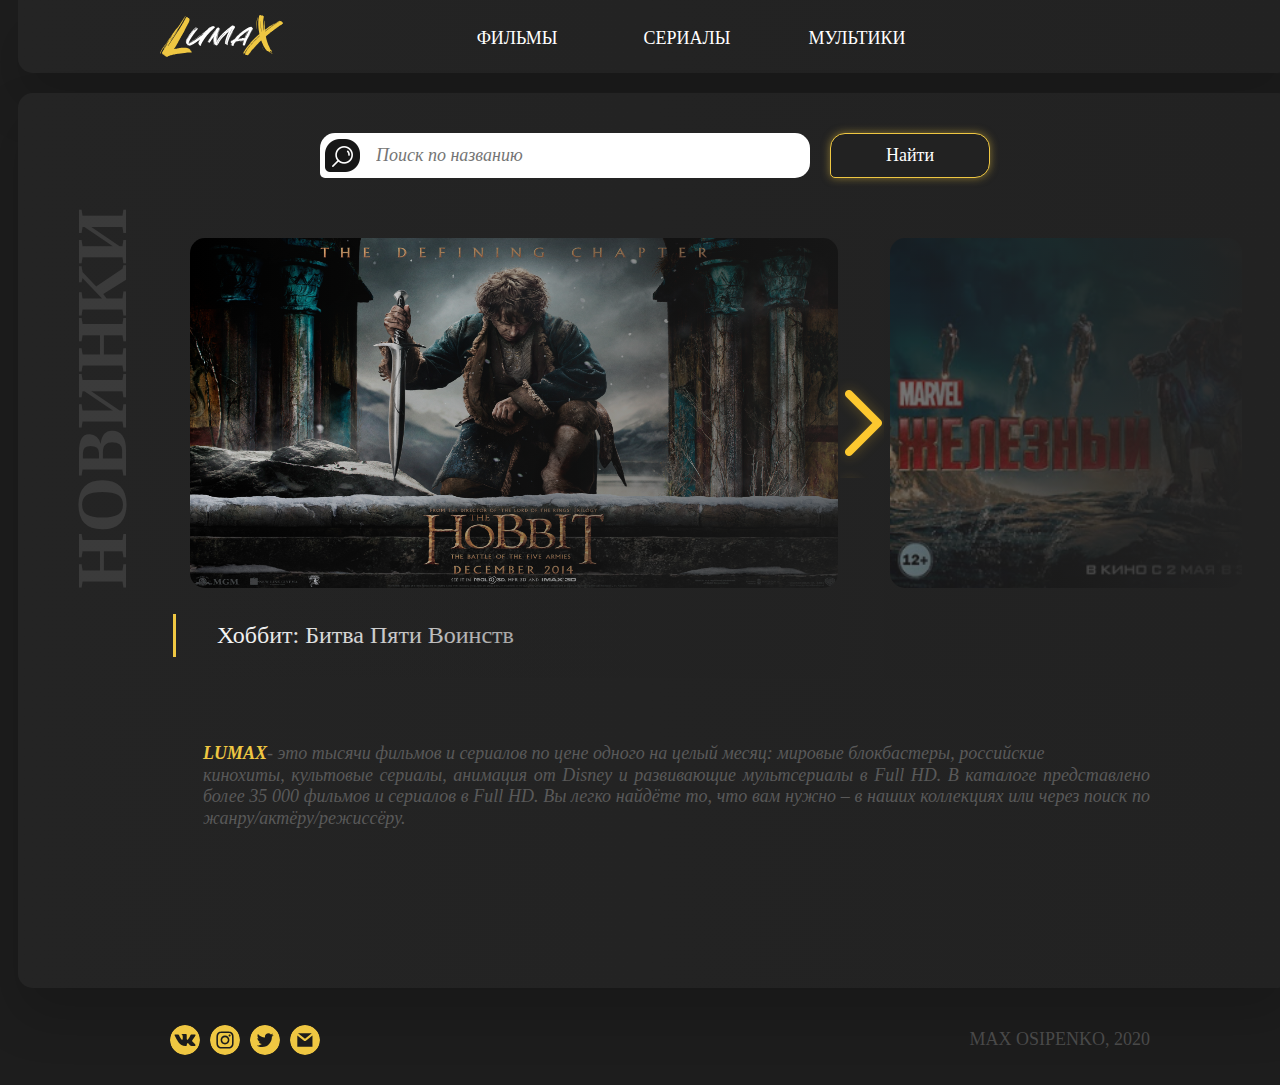
<file: films_catalog/src/home.html>
<!DOCTYPE html>
<html lang="en">

<head>
    <meta charset="UTF-8">
    <meta name="viewport" content="width=device-width, initial-scale=1.0">
    <link rel="stylesheet" href="css/bootstrap.css">
    <link rel="stylesheet" href="less/main.css">
    <title>document</title>
</head>

<body>
    <div class="container">
        <header class="header">
            <a href="home.html" class="logo"></a>
            <div class="buttons">
                <form action="films.html">
                    <button class="butt butt1 films">
                        ФИЛЬМЫ
                    </button>
                </form>              
                <form action="">
                    <button class="butt butt2 serials">
                        СЕРИАЛЫ
                    </button>
                </form>
                <form action=""><button class="butt butt3 mults">
                    МУЛЬТИКИ
                </button></form>
            </div>
            <!-- <button class="sign-in">ВХОД</button> -->
        </header>
       
        <main class="main">
            <div class="search">
                <div class="bg-imgs">
                    <input id="myInput" class="search-field" type="text" placeholder="Поиск по названию">
                    <div class="search-icon"></div>
                </div>              
                <button class="search-find" onclick="findClick(this)">Найти</button>
            </div>
            <div class="slider-row">
                <h1 class="vertical-text">НОВИНКИ</h1>
                <div class="slider">
                    <img id="1" src="img/hobbit3.jpg" class="slide1" onclick="sliderClick(this)">
                    <img id="2" src="img/iron_man3.jpg" class="slide1" onclick="sliderClick(this)">
                    <img id="3" src="img/avg.png" class="slide1" onclick="sliderClick(this)">
                    <img id="4" src="img/alita.jpg" class="slide1" onclick="sliderClick(this)">
                    <img id="5" src="img/ripd.jpg" class="slide1" onclick="sliderClick(this)">
                </div>
                <button class="my-slick-arrow" onclick="left()"></button>
                <div class="slider-grad1"></div>
                <div class="slider-grad2"></div>
            </div>
            <div class="slider-sub">    
                <div class="vert-line"></div>
                <p id="1" class="slider-text">Хоббит: Битва Пяти Воинств</p>
                <p id="2" class="slider-text hidden">Железный человек 3</p>
                <p id="3" class="slider-text hidden">Мстители: Война Бесконечности</p>
                <p id="4" class="slider-text hidden">Скотт Пилигрим против всех</p>
                <p id="5" class="slider-text hidden">Первому игроку приготовиться</p>
            </div>
            <div class="text">
                
                <div class="main-text">
                    <b>Lumax</b> - это тысячи фильмов и сериалов по цене одного на целый месяц: мировые блокбастеры, российские
                </div>
                <div class="main-text1">
                    кинохиты, культовые сериалы, анимация от Disney и развивающие мультсериалы в Full HD. В каталоге представлено более 35 000 фильмов и сериалов в Full HD. Вы легко найдёте то, что вам нужно – в наших коллекциях или через поиск по жанру/актёру/режиссёру.
                </div>
            </div>
        </main>

        <footer class="footer">
            <div class="footer-logos">
                <img src="img/vk.svg" alt="" class="footer-logo">
                <img src="img/instagram.svg" alt="" class="footer-logo">
                <img src="img/twitter.svg" alt="" class="footer-logo">
                <img src="img/gmail.svg" alt="" class="footer-logo">
            </div>
            <p class="footer-text">
                MAX OSIPENKO, 2020
            </p>
        </footer>
    </div>
    <script src="https://ajax.googleapis.com/ajax/libs/jquery/2.2.0/jquery.min.js"></script>
    <script src="js/home.js"></script>
    <!-- <script>
        autocomplete(document.getElementById("myInput"), countries);
    </script> -->
</body>

</html>
</file>
<file: films_catalog/src/less/main.css>
@media (min-width: 1200px) {
  .container {
    width: 1274px;
  }
}
* {
  font-size: 18px;
  font-family: "Panton";
  color: #ffffff;
  line-height: 1.2;
  text-align: center;
}
body {
  box-sizing: border-box;
  background-color: #1d1d1d;
}
div:active,
img:active,
button:active,
input:active,
div:focus,
img:focus,
button:focus,
input:focus {
  outline: none;
}
a {
  color: white;
}
a:link {
  color: white;
}
a:hover {
  color: black;
}
.header {
  display: flex;
  justify-content: space-between;
  align-items: center;
  height: 50px;
  background-image: -moz-linear-gradient(0deg, #242424 0%, #232323 49%, #222222 100%);
  background-image: -webkit-linear-gradient(0deg, #242424 0%, #232323 49%, #222222 100%);
  background-image: -ms-linear-gradient(0deg, #242424 0%, #232323 49%, #222222 100%);
  box-shadow: 0px 27px 51px 0px rgba(0, 0, 0, 0.17);
  border-radius: 0 0 15px 15px;
  left: 323px;
  width: 1274px;
  height: 73px;
  margin-bottom: 20px;
}
.logo {
  height: 44px;
  width: 123px;
  margin-left: 142px;
  background-image: url(../img/logo.svg);
  background-repeat: no-repeat;
  background-color: transparent;
  border: none;
}
.buttons {
  display: flex;
  align-items: center;
  margin-right: 350px;
}
.butt {
  background-color: transparent;
  background-image: none;
  box-shadow: none;
  border: none;
  text-transform: uppercase;
}
.butt1 {
  width: 170px;
  padding-left: 20px;
  padding-right: 20px;
  padding-top: 5px;
}
.butt2 {
  width: 170px;
  padding-left: 20px;
  padding-right: 20px;
  padding-top: 5px;
}
.butt3 {
  width: 170px;
  padding-left: 20px;
  padding-right: 20px;
  padding-top: 5px;
}
.films:hover,
.serials:hover {
  border-radius: 5px;
  background-color: #fec92d;
  top: 0px;
  width: 170px;
  height: 73px;
  -webkit-clip-path: polygon(25px 0px, 170px 0px, 145px 73px, 0px 73px);
  color: #1a1b1b;
  font-weight: normal;
}
.mults:hover {
  border-radius: 5px;
  background-color: #fec92d;
  top: 0px;
  width: 170px;
  height: 73px;
  -webkit-clip-path: polygon(25px 0px, 170px 0px, 145px 73px, 0px 73px);
  color: #1a1b1b;
}
.sign-in {
  color: #222222;
  text-transform: uppercase;
  border: none;
  margin-right: 142px;
  border-radius: 15px;
  background-color: #fec92d;
  width: 123px;
  height: 43px;
}
.sign-in:hover {
  box-shadow: 0 0 8px 0 rgba(239, 199, 66, 0.5);
}
.main {
  align-items: center;
  background-image: -moz-linear-gradient(0deg, #242424 0%, #232323 49%, #222222 100%);
  background-image: -webkit-linear-gradient(0deg, #242424 0%, #232323 49%, #222222 100%);
  background-image: -ms-linear-gradient(0deg, #242424 0%, #232323 49%, #222222 100%);
  box-shadow: 0px 27px 51px 0px rgba(0, 0, 0, 0.17);
  border-radius: 15px;
  left: 323px;
  width: 1274px;
  height: 895px;
  padding-top: 20px;
}
.film {
  height: 100%;
  width: 15%;
}
.bg-imgs {
  position: relative;
  z-index: 1;
  margin-right: 20px;
}
.search {
  display: flex;
  justify-content: center;
  align-items: center;
  height: 85px;
}
.search-find {
  border-width: 0.5px;
  border-color: #efc742;
  border-style: solid;
  border-radius: 15px 15px 15px 5px;
  box-shadow: 0 0 8px 0 rgba(239, 199, 66, 0.5);
  background-color: #222222;
  width: 160px;
  height: 45px;
}
.search-find:hover {
  background-color: #fec92d;
  color: #1c1c1c;
}
.search-field {
  height: 45px;
  width: 490px;
  border-radius: 15px 15px 15px 5px;
  border: none;
  background-image: url(../img/search_bg.png);
  background-repeat: no-repeat;
  background-position: left 5px center;
  padding-left: 56px;
  color: #1d1d1d;
  font-style: italic;
  text-align: left;
}
.search-icon {
  align-items: center;
  position: absolute;
  z-index: 2;
  left: 2.2%;
  top: 27%;
  width: 30px;
  height: 30px;
  background-color: transparent;
  background-image: url(../img/search.png);
  background-repeat: no-repeat;
}
.slider-row {
  display: flex;
  align-items: center;
  justify-content: flex-start;
  margin-top: 40px;
  position: relative;
}
.vertical-text {
  -moz-transform: matrix(0, -1, 1, 0, 0, 0);
  -webkit-transform: matrix(0, -1, 1, 0, 0, 0);
  -ms-transform: matrix(0, -1, 1, 0, 0, 0);
  font-weight: bold;
  font-size: 18px;
  font-family: "Panton";
  color: #ffffff;
  line-height: 1.2;
  text-align: center;
  float: right;
  opacity: 0.1;
  transform: rotate(-90deg);
  transform-origin: bottom center;
  font-size: 72px;
  height: 100%;
  width: 20%;
  margin: none;
}
.my-slider-line {
  position: absolute;
  z-index: 3;
  top: 15%;
  left: 60%;
  height: 500px;
  width: 50px;
  transform: skew(-15deg);
  background-color: yellow;
}
.my-slick-arrow {
  background-image: url(../img/right_arrow.png);
  position: absolute;
  z-index: 4;
  top: 40%;
  left: 64%;
  width: 70px;
  height: 100px;
  border: none;
  background-color: transparent;
}
.slider-wrap {
  margin-left: 0;
}
.slider-grad1 {
  position: absolute;
  z-index: 5;
  left: 13.5%;
  top: 0%;
  width: 650px;
  height: 440px;
  background: #222222;
  background: linear-gradient(90deg, rgba(34, 34, 34, 0) 0%, rgba(34, 34, 34, 0.41306029) 52%, rgba(34, 34, 34, 0.63154769) 100%);
}
.slider-grad2 {
  position: absolute;
  z-index: 5;
  left: 68%;
  top: 0%;
  width: 380px;
  height: 440px;
  background: #222222;
  background: linear-gradient(90deg, rgba(34, 34, 34, 0.60913872) 0%, rgba(34, 34, 34, 0.80241603) 52%, #222222 100%);
}
.slider {
  position: relative;
  z-index: 1;
  height: 350px;
  width: 900%;
  overflow: hidden;
  border-radius: 15px;
  margin-left: -100px;
  margin-right: 50px;
}
.slider img {
  width: 648px;
  height: 350px;
  border-radius: 15px;
}
.slide1 {
  position: absolute;
  border-radius: 15px 15px 15px 15px;
  z-index: 2;
  visibility: hidden;
}
.slider-sub {
  display: flex;
  margin-top: 26px;
  margin-left: 155px;
}
.vert-line {
  width: 3px;
  height: 43px;
  background-color: #efc742;
}
.slider-text {
  font-size: 24px;
  font-family: "Panton";
  color: #ffffff;
  line-height: 43px;
  text-align: left;
  display: block;
  margin: auto;
  margin-left: 41px;
}
.text {
  margin-right: 142px;
  margin-left: 142px;
}
.main-text1 {
  text-align: justify;
  font-size: 18px;
  font-family: "Panton";
  color: #595959;
  font-weight: normal;
  font-style: italic;
  line-height: 1.2;
  display: flex;
  margin-top: 0;
  padding-bottom: 46px;
  margin-right: 142px;    
  margin-left: 185px; 
}
.main-text {
  text-align: justify;
  font-size: 18px;
  font-family: "Panton";
  color: #595959;
  font-weight: normal;
  font-style: italic;
  line-height: 1.2;
  display: flex;
  margin-top: 86px;
  margin-right: 142px;    
  margin-left: 185px; 
}
b {
  display: flex;
  font-size: 18px;
  font-family: "Panton";
  color: #efc742;
  text-transform: uppercase;
  line-height: 1.2;
}
.footer {
  display: flex;
  justify-content: space-between;
  align-items: center;
  padding-bottom: 30px;
  width: 1274px;
  margin-top: 37px;
}
.footer-logos {
  display: flex;
  justify-content: space-around;
  margin-left: 142px;
  padding-right: 30px;
}
.footer-logo {
  color: #efc742;
  height: 30px;
  width: 30px;
  border-radius: 50%;
  margin-left: 10px;
}
.footer-text {
  display: block;
  margin: auto;
  align-items: center;
  margin-right: 142px;
  color: #494949;
}
.films-field {
  margin: 20px 0 20px 0;
  padding: 0 142px 0 142px;
  height: 2300px;
  width: 1274px;
  position: relative;
  z-index: 1;
  align-items: center;
  background-image: -moz-linear-gradient(0deg, #242424 0%, #232323 49%, #222222 100%);
  background-image: -webkit-linear-gradient(0deg, #242424 0%, #232323 49%, #222222 100%);
  background-image: -ms-linear-gradient(0deg, #242424 0%, #232323 49%, #222222 100%);
  background-repeat: no-repeat;
  box-shadow: 0px 27px 51px 0px rgba(0, 0, 0, 0.17);
  border-radius: 15px;
}
.bg-img-front {
  background-image: url(../img/film.png);
  background-repeat: no-repeat;
  background-position: -10px -50px;
  position: absolute;
  height: 200px;
  width: 304px;
  z-index: 2;
  left: 0;
  top: 0;
}
.title {
  font-family: "Panton";
  font-size: 48px;
  font-weight: 350;
  display: block;
  text-align: left;
  padding-top: 60px;
}
.main-buttons {
  margin-top: 70px;
  display: flex;
  align-items: center;
}
.button {
  display: flex;
  align-items: center;
}
.button button {
  text-align-last: left;
  border: 0.5px solid #efc742;
  border-radius: 15px 15px 15px 5px;
  box-shadow: 0 0 8px 0 rgba(239, 199, 66, 0.5);
  height: 43px;
  margin-right: 12px;
  padding-left: 20px;
}
.button-1-unclicked {
  position: relative;
  z-index: 1;
  width: 113px;
  padding-top: 2px;
  font-size: 18px;
  font-family: "Panton";
  line-height: 1.2;
  background-color: #222222;
  background-repeat: no-repeat;
  background-position: right 13px center;
}
.button-1-clicked {
  position: relative;
  z-index: 1;
  width: 113px;
  font-size: 18px;
  font-family: "Panton";
  line-height: 1.2;
  background-color: #efc742;
  background-image: url(../img/ellipse.png);
  background-repeat: no-repeat;
  background-position: right 13px center;
}
.button-1-clicked-clicked {
  width: 113px;
  height: 43px;
  padding-top: 11px;
  padding-left: 20px;
  position: absolute;
  z-index: 2;
  left: 0;
  top: 0;
  align-items: center;
  color: #222222;
  background-color: transparent;
  background-image: url(../img/cross.png);
  background-repeat: no-repeat;
  background-position: right 20px center;
}
.button-2-unclicked {
  position: relative;
  z-index: 1;
  padding-left: 21px;
  font-size: 18px;
  font-family: "Panton";
  background-color: #222222;
  line-height: 1.2;
  box-shadow: 0 0 8px 0 rgba(239, 199, 66, 0.5);
  width: 142px;
  height: 43px;
  color: #ffffff;
}
.button-2-clicked {
  position: relative;
  z-index: 1;
  width: 142px;
  padding-left: 20px;
  font-size: 18px;
  font-family: "Panton";
  line-height: 1.2;
  background-color: #efc742;
  background-image: url(../img/ellipse.png);
  background-repeat: no-repeat;
  background-position: right 13px center;
}
.button-2-clicked-clicked {
  width: 142px;
  height: 43px;
  padding-top: 11px;
  padding-left: 20px;
  position: absolute;
  z-index: 2;
  left: 0;
  top: 0;
  align-items: center;
  color: #222222;
  background-color: transparent;
  background-image: url(../img/cross.png);
  background-repeat: no-repeat;
  background-position: right 20px center;
}
.button-3-unclicked {
  position: relative;
  z-index: 1;
  padding-left: 21px;
  font-size: 18px;
  font-family: "Panton";
  background-color: #222222;
  line-height: 1.2;
  box-shadow: 0 0 8px 0 rgba(239, 199, 66, 0.5);
  width: 142px;
  height: 43px;
  color: #ffffff;
}
.button-3-clicked {
  position: relative;
  z-index: 1;
  width: 142px;
  padding-left: 20px;
  font-size: 18px;
  font-family: "Panton";
  line-height: 1.2;
  background-color: #efc742;
  background-image: url(../img/ellipse.png);
  background-repeat: no-repeat;
  background-position: right 13px center;
}
.button-3-clicked-clicked {
  width: 142px;
  height: 43px;
  padding-top: 11px;
  padding-left: 20px;
  position: absolute;
  z-index: 2;
  left: 0;
  top: 0;
  align-items: center;
  color: #222222;
  background-color: transparent;
  background-image: url(../img/cross.png);
  background-repeat: no-repeat;
  background-position: right 20px center;
}
.genre-button {
  margin-left: 76px;
}
.genre-button button {
  border: none;
  border-radius: 15px 15px 15px 5px;
  background-color: #353535;
  background-image: url(../img/arrow.png);
  background-repeat: no-repeat;
  background-position: left 15px center;
  box-shadow: none;
  width: 224px;
  height: 43px;
  padding-left: 62px;
  margin-left: 14px;
  margin-right: 0;
}
.genre-button button:hover {
  background-image: url(../img/reverse_arrow.png);
}
.more-button {
  margin-left: 76px;
}
.more-button button {
  border: none;
  border-radius: 15px 15px 15px 5px;
  background-color: #353535;
  background-image: url(../img/arrow.png);
  background-repeat: no-repeat;
  background-position: left 15px center;
  box-shadow: none;
  width: 224px;
  height: 43px;
  padding-left: 62px;
  margin-left: 14px;
  margin-right: 0;
}
.more-button button:hover {
  background-image: url(../img/reverse_arrow.png);
}
.b-1 {
  position: relative;
  display: inline-block;
}
.b-2 {
  position: relative;
  display: inline-block;
}
.hidden-content {
  position: absolute;
  left: 0;
  top: 0;
  height: inherit;
  width: inherit;
  height: 45px;
  opacity: 0;
}
.hidden-content:hover {
  opacity: 1;
  display: block;
}
.hidden-content:hover ~ .dropdown-list {
  opacity: 1;
  display: block;
}
.disable-hover {
  pointer-events: none;
}
.active-hover {
  pointer-events: auto;
}
.dropdown-list {
  margin-top: 40px;
  max-height: 255px;
  width: 224px;
  border-radius: 15px 15px 15px 5px;
  overflow: hidden;
  overflow-y: auto;
  background-image: -moz-linear-gradient(90deg, #222222 0%, rgba(34, 34, 34, 0.5) 39%, rgba(34, 34, 34, 0) 100%);
  background-image: -webkit-linear-gradient(90deg, #222222 0%, rgba(34, 34, 34, 0.5) 39%, rgba(34, 34, 34, 0) 100%);
  background-image: -ms-linear-gradient(90deg, #222222 0%, rgba(34, 34, 34, 0.5) 39%, rgba(34, 34, 34, 0) 100%);
  position: absolute;
  left: 0;
}
.dropdown-list::-webkit-scrollbar {
  /* chrome based */
  width: 0px;
  /* ширина scrollbar'a */
  background: transparent;
  /* опционально */
}
.dropdown-list:hover {
  opacity: 1;
  display: block;
}
.dropdown-gradient {
  position: absolute;
  z-index: 1;
  left: 0;
  top: 45px;
  height: 255px;
  width: 224px;
  border-radius: 15px 15px 15px 5px;
  background: #222222;
  background: linear-gradient(180deg, rgba(34, 34, 34, 0) 0%, #222222 100%);
  pointer-events: none;
}
.dropdown-content {
  width: 224px;
  height: 35px;
  z-index: 2;
  display: block;
  left: 0;
  margin-left: -40px;
  background-color: transparent;
  font-size: 16px;
  font-family: "Panton";
  color: #ffffff;
  line-height: 1.2;
  display: flex;
  align-items: center;
  justify-content: center;
}
.dropdown-content:hover {
  cursor: pointer;
  color: #efc742;
  background-color: #353535;
}
.add-buttons {
  display: flex;
  flex-wrap: wrap;
  align-items: center;
  margin: 28px 20px 5px 2px;
  max-width: 950px;
}
.add-button {
  display: flex;
  align-items: center;
  margin: 5px 0 5px 18px;
}
.imgs {
  align-items: center;
  position: relative;
  margin-left: 4px;
}
.back-img {
  display: block;
  align-items: center;
  margin-left: -1px;
}
.front-img {
  display: block;
  margin-top: 3px;
  align-items: center;
  height: 17px;
  width: 17px;
  margin-left: 4px;
  border: none;
  background-color: transparent;
}
.front-img:hover {
  background-image: url(../img/add_ellipse.svg);
}
.films-list {
  display: flex;
  flex-wrap: wrap;
  align-items: center;
  margin: 0 2.5px 50px 2.5px;
}
.film-section {
  transition: all 0.2s ease;
}
.film-section:hover {
  transform: scale(1.1);
}
.film-section:hover .film-card {
  box-shadow: 0 0 85px 0 rgba(239, 199, 66, 0.5);
}
.film-section:hover .line-vert {
  border-radius: 2px;
  background-color: #efc742;
  width: 10px;
  height: 34px;
}
.film-section:hover .film-descr .film-name {
  font-size: 18px;
  font-weight: bold;
}
.film-card {
  margin: 35px 17.5px 18px 17.5px;
  width: 162px;
  height: 231px;
  border-radius: 10px;
  box-shadow: 0 0 35px 0 rgba(239, 199, 66, 0.1);
  overflow: hidden;
  transition: all 0.2s ease;
}
.film-descr {
  height: 35px;
  width: 162px;
  display: flex;
  align-items: center;
  margin-left: 20px;
  text-align: left;
  transition: all 0.2s ease;
}
.line-vert {
  background-color: #efc742;
  width: 3px;
  height: 34px;
  transition: all 0.2s ease;
}
.film-name-year {
  margin-left: 13px;
  height: 34px;
  text-align: left;
}
.film-name {
  font-size: 16px;
  font-family: "Panton";
  color: #ffffff;
  line-height: 1.2;
  transition: all 0.2s ease;
  text-align: left;
}
.film-year {
  font-size: 12px;
  font-family: "Panton";
  color: #6e6e6e;
  font-style: italic;
  line-height: 1.2;
  transition: all 0.2s ease;
  text-align: left;
}
.film-single {
  margin-top: 40px;
  width: 1274px;
  background-image: -moz-linear-gradient(0deg, #242424 0%, #232323 49%, #222222 100%);
  background-image: -webkit-linear-gradient(0deg, #242424 0%, #232323 49%, #222222 100%);
  background-image: -ms-linear-gradient(0deg, #242424 0%, #232323 49%, #222222 100%);
  box-shadow: 0px 27px 51px 0px rgba(0, 0, 0, 0.17);
  border-radius: 15px 15px 15px 15px;
  padding: 60px 142px 60px 142px;
}
.film-single-descr {
  display: flex;
  height: 460px;
  position: relative;
}
.film-descr-img {
  margin-right: 84px;
  width: 324px;
  border-radius: 10px;
  box-shadow: 0 0 35px rgba(239, 199, 66, 0.3);
}
.film-info {
  height: 460px;
}
.film-title {
  font-size: 36px;
  font-family: "Panton";
  font-style: lighter;
  color: #ffffff;
  line-height: 1.2;
  text-align: left;
}
.film-mini-title {
  font-size: 24px;
  font-family: "Panton";
  color: #656565;
  font-style: italic;
  line-height: 1.2;
  text-align: left;
}
.film-time {
  display: flex;
}
.clock {
  width: 29px;
  height: 29px;
}
.time {
  display: block;
  margin: auto;
  margin-left: 12px;
  font-size: 24px;
  font-family: "Panton";
  color: #ffffff;
  line-height: 1.2;
  text-align: left;
}
.list-info {
  margin-top: 71px;
}
.info {
  display: flex;
  margin-bottom: 21px;
}
.info-title {
  font-size: 18px;
  font-family: "Panton";
  color: #666666;
  line-height: 1.2;
  text-align: left;
}
.info-data {
  margin-left: 18px;
  font-size: 18px;
  font-family: "Panton";
  color: #ffffff;
  line-height: 1.2;
  text-align: left;
}
.like-play {
  position: absolute;
  z-index: 1;
  top: 90%;
  left: 85%;
}
.like-play button {
  width: 45px;
  height: 45px;
  margin-left: 23px;
  border: none;
  border-radius: 50%;
  background-color: #efc742;
  box-shadow: 0 0 15px rgba(239, 199, 66, 0.35);
}
.like {
  background-image: url(../img/heart.svg);
  background-repeat: no-repeat;
  background-position: 50% 55%;
  background-size: 25px 21px;
}
.play {
  background-image: url(../img/play.svg);
  background-repeat: no-repeat;
  background-position: 60% 55%;
  background-size: 25px 21px;
}
.marks-actors {
  display: flex;
  align-items: center;
  margin-top: 40px;
}
.info-marks {
  margin-bottom: 15px;
}
.actors-slider {
  display: block;
  margin: auto;
  margin-left: 210px;
}
.mini-slider {
  width: 500px;
  height: 70px;
  display: flex;
  align-items: center;
  justify-content: flex-start;
  position: relative;
}
.slide {
  position: absolute;
  width: 66px;
  height: 71px;
  margin-left: 17px;
  border-radius: 10px;
  z-index: 1;
  background-color: black;
}
.slider-arrow {
  border: none;
  background-color: transparent;
  position: absolute;
  z-index: 101;
  left: 67%;
  top: 89%;
  width: 12px;
  height: 23px;
  background-image: url(../img/mini-arrow.png);
  background-repeat: no-repeat;
  background-position: center;
}
.mini-slider-grad {
  position: absolute;
  z-index: 100;
  left: 45%;
  top: 86%;
  width: 400px;
  height: 78px;
  background: #222222;
  background: linear-gradient(90deg, rgba(34, 34, 34, 0) 0%, rgba(34, 34, 34, 0.88364853) 82%, #222222 100%);
}
.film-text {
  display: block;
  align-items: flex-start;
  margin-top: 68px;
}
.text {
  font-size: 18px;
  font-family: "Panton";
  color: #ffffff;
  font-style: italic;
  line-height: 1.2;
  text-align: left;
  margin-left: 0;
  margin-right: 0;
}
.yt-bg {
  position: relative;
  margin: auto;
  margin-top: 100px;
  width: 790px;
  height: 550px;
  background-color: #353535;
  border-radius: 10px;
}
.yt {
  position: absolute;
  z-index: 1;
  left: 0;
  top: 9%;
}
.yt-buttons {
  display: flex;
  align-items: center;
  font-size: 15px;
}
.yt-watch {
  width: 130px;
  height: 50px;
  border: none;
  border-radius: 10px 0 0 0;
  background-color: transparent;
}
.yt-watch-clicked {
  box-shadow: 0px 0px 7.1px 2.9px rgba(34, 34, 34, 0.7);
  border-radius: 10px 10px 0 0;
  color: #fec92d;
}
.yt-trailer {
  width: 107px;
  height: 50px;
  border: none;
  border-radius: 0 10px 0 0;
  background-color: transparent;
}
.yt-trailer-clicked {
  box-shadow: 0px 0px 7.1px 2.9px rgba(34, 34, 34, 0.7);
  border-radius: 10px 10px 0 0;
  color: #fec92d;
}
.utorrent {
  position: absolute;
  left: 20px;
  bottom: 16px;
  color: #fec92d;
  font-style: italic;
  text-decoration: underline;
}
.your-value {
  position: absolute;
  left: 50%;
  bottom: 5px;
}
.star {
  height: 100px;
  width: 100px;
  margin-left: 2px;
  border: none;
  background-color: transparent;
  background-image: url(../img/full.png);
  background-repeat: no-repeat;
  background-position: center;
}
progress {
  position: absolute;
  right: 5%;
  bottom: 5%;
  background-color: transparent;
}
.starability-checkmark {
  position: absolute;
  bottom: -18px;
  right: 20px;
}

/* HOME AUTOCOMPLETE */
.autocomplete {
  /*the container must be positioned relative:*/
  position: relative;
  display: inline-block;
}
.autocomplete-items {
  position: absolute;
  border: 1px solid #d4d4d4;
  border-bottom: none;
  border-top: none;
  z-index: 99;
  /*position the autocomplete items to be the same width as the container:*/
  top: 100%;
  left: 0;
  right: 0;
}
.autocomplete-items div {
  padding: 10px;
  cursor: pointer;
  background-color: black;
  border-bottom: 1px solid #d4d4d4;
}
.autocomplete-items div:hover {
  /*when hovering an item:*/
  background-color: #e9e9e9;
}
.autocomplete-active {
  /*when navigating through the items using the arrow keys:*/
  background-color: DodgerBlue !important;
  color: #ffffff;
}
</file>
